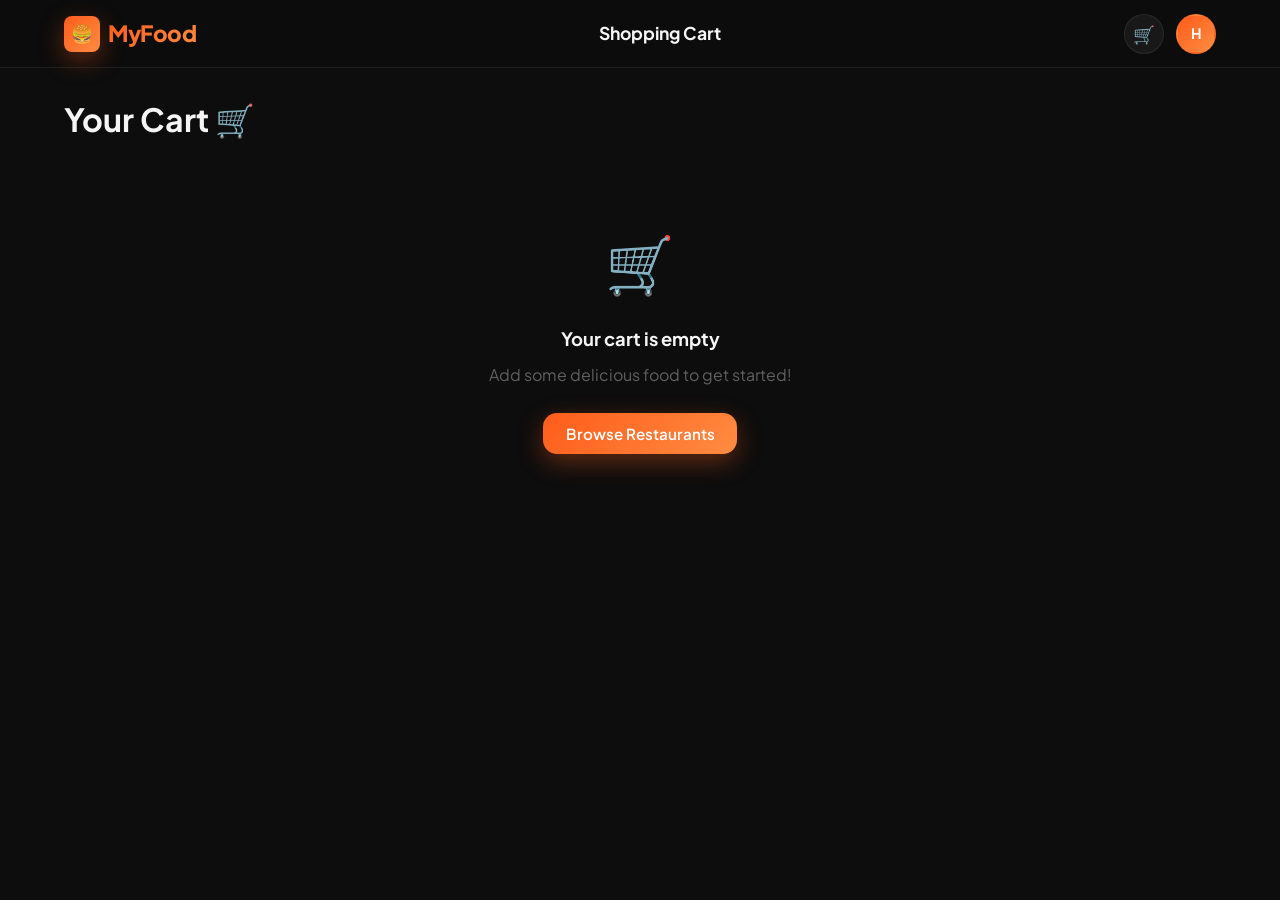
<file: cart.html>
<!DOCTYPE html>
<html lang="en">

<head>
    <meta charset="UTF-8" />
    <meta name="viewport" content="width=device-width, initial-scale=1.0" />
    <title>MyFood – Your Cart</title>
    <meta name="description" content="Review your cart items and proceed to checkout." />
    <link rel="stylesheet" href="index.css" />
    <style>
        .page-title {
            padding: var(--sp-8) 0 var(--sp-4);
        }

        .cart-layout {
            display: grid;
            grid-template-columns: 1fr 360px;
            gap: var(--sp-8);
            align-items: start;
            padding-bottom: var(--sp-16);
        }

        /* Cart Items */
        .cart-items-panel {
            background: var(--bg-card);
            border: 1px solid var(--border);
            border-radius: var(--r-lg);
            overflow: hidden;
        }

        .cip-header {
            padding: var(--sp-5) var(--sp-6);
            border-bottom: 1px solid var(--border);
            display: flex;
            align-items: center;
            justify-content: space-between;
        }

        .cart-item {
            display: flex;
            gap: var(--sp-4);
            padding: var(--sp-5) var(--sp-6);
            border-bottom: 1px solid var(--border);
            transition: background var(--t-fast);
            animation: slideUp 0.3s ease both;
        }

        .cart-item:hover {
            background: var(--bg-glass);
        }

        .cart-item:last-child {
            border-bottom: none;
        }

        .cart-item-img {
            width: 80px;
            height: 80px;
            border-radius: var(--r-md);
            object-fit: cover;
            flex-shrink: 0;
        }

        .cart-item-info {
            flex: 1;
        }

        .cart-item-name {
            font-weight: 700;
            font-size: 0.95rem;
            margin-bottom: 4px;
        }

        .cart-item-restaurant {
            font-size: 0.75rem;
            color: var(--text-muted);
            margin-bottom: var(--sp-3);
        }

        .cart-item-bottom {
            display: flex;
            align-items: center;
            justify-content: space-between;
        }

        .cart-item-price {
            font-weight: 800;
            font-size: 1rem;
            color: var(--text-primary);
        }

        .cart-item-remove {
            background: none;
            font-size: 1rem;
            cursor: pointer;
            color: var(--text-muted);
            transition: color var(--t-fast);
        }

        .cart-item-remove:hover {
            color: var(--error);
        }

        /* Promo Code */
        .promo-panel {
            background: var(--bg-card);
            border: 1px solid var(--border);
            border-radius: var(--r-lg);
            padding: var(--sp-5) var(--sp-6);
            margin-top: var(--sp-4);
        }

        .promo-input-row {
            display: flex;
            gap: var(--sp-3);
            margin-top: var(--sp-3);
        }

        .promo-input-row input {
            flex: 1;
        }

        .promo-applied {
            display: flex;
            align-items: center;
            gap: var(--sp-3);
            background: rgba(44, 182, 125, 0.1);
            border: 1px solid rgba(44, 182, 125, 0.3);
            border-radius: var(--r-md);
            padding: var(--sp-3) var(--sp-4);
            margin-top: var(--sp-3);
            font-size: 0.88rem;
            font-weight: 600;
            color: var(--success);
        }

        /* Savings Banner */
        .savings-banner {
            background: linear-gradient(135deg, rgba(44, 182, 125, 0.12), rgba(44, 182, 125, 0.05));
            border: 1px solid rgba(44, 182, 125, 0.25);
            border-radius: var(--r-md);
            padding: var(--sp-3) var(--sp-4);
            font-size: 0.85rem;
            font-weight: 600;
            color: var(--success);
            display: flex;
            align-items: center;
            gap: var(--sp-2);
            margin-bottom: var(--sp-4);
        }

        /* Order Summary */
        .summary-panel {
            background: var(--bg-card);
            border: 1px solid var(--border);
            border-radius: var(--r-lg);
            padding: var(--sp-5) var(--sp-6);
            position: sticky;
            top: calc(var(--header-h) + 16px);
        }

        .summary-panel h4 {
            margin-bottom: var(--sp-5);
        }

        .summary-row {
            display: flex;
            justify-content: space-between;
            align-items: center;
            padding: var(--sp-3) 0;
            font-size: 0.9rem;
        }

        .summary-row.total {
            font-size: 1.05rem;
            font-weight: 800;
            border-top: 1px solid var(--border);
            margin-top: var(--sp-3);
            padding-top: var(--sp-4);
        }

        .summary-row .discount {
            color: var(--success);
        }

        .summary-row .label {
            color: var(--text-secondary);
        }

        .delivery-info {
            background: var(--bg-glass);
            border: 1px solid var(--border);
            border-radius: var(--r-md);
            padding: var(--sp-3) var(--sp-4);
            font-size: 0.8rem;
            color: var(--text-muted);
            margin: var(--sp-4) 0;
        }

        @media (max-width: 900px) {
            .cart-layout {
                grid-template-columns: 1fr;
            }

            .summary-panel {
                position: static;
            }
        }
    </style>
</head>

<body>

    <header class="header">
        <div class="container">
            <div class="logo" onclick="navigate('index.html')" style="cursor:pointer">
                <div class="logo-icon">🍔</div>
                <span>MyFood</span>
            </div>
            <span style="font-weight:700;font-size:1.1rem;">Shopping Cart</span>
            <div class="header-actions">
                <button class="icon-btn" data-nav="cart">🛒<span class="cart-badge" id="cartBadge"
                        style="display:none">0</span></button>
                <div class="avatar-btn" data-nav="profile">H</div>
            </div>
        </div>
    </header>

    <main class="container">
        <div class="page-title">
            <h2>Your Cart 🛒</h2>
        </div>

        <!-- Main layout -->
        <div class="cart-layout" id="cartLayout">
            <!-- Left -->
            <div>
                <div class="cart-items-panel" id="cartItemsPanel">
                    <div class="cip-header">
                        <h4 id="cartRestaurantName">Items</h4>
                        <button class="btn btn-sm"
                            style="color:var(--error);font-size:0.75rem;background:rgba(255,92,92,0.08);border:1px solid rgba(255,92,92,0.2)"
                            onclick="clearCartConfirm()">Clear All</button>
                    </div>
                    <div id="cartItemsList"></div>
                </div>

                <!-- Promo Code -->
                <div class="promo-panel">
                    <h4>🏷️ Promo Code</h4>
                    <div class="promo-input-row">
                        <input class="form-input" id="promoInput" placeholder="Enter promo code" />
                        <button class="btn btn-outline btn-sm" onclick="applyPromo()">Apply</button>
                    </div>
                    <div id="promoMsg"></div>
                </div>
            </div>

            <!-- Right – Summary -->
            <div class="summary-panel" id="summaryPanel">
                <h4>Order Summary</h4>
                <div id="savingsBanner" style="display:none" class="savings-banner">🎉 You're saving <span
                        id="savingsAmt"></span> on this order!</div>
                <div class="summary-row"><span class="label">Subtotal</span><span id="subtotalVal">₹0</span></div>
                <div class="summary-row"><span class="label">Delivery Fee</span><span id="deliveryVal">₹0</span></div>
                <div class="summary-row"><span class="label">GST & Taxes (5%)</span><span id="taxVal">₹0</span></div>
                <div class="summary-row" id="discountRow" style="display:none"><span class="label">Discount</span><span
                        class="discount" id="discountVal">-₹0</span></div>
                <div class="summary-row total"><span>Total</span><span id="totalVal">₹0</span></div>

                <div class="delivery-info">🕒 Estimated delivery <strong>28–38 minutes</strong></div>

                <button class="btn btn-primary btn-full btn-lg" onclick="navigate('checkout.html')">Proceed to Checkout
                    →</button>
                <button class="btn btn-ghost btn-full btn-sm" style="margin-top:var(--sp-3)"
                    onclick="navigate('index.html')">← Continue Shopping</button>
            </div>
        </div>

        <!-- Empty State -->
        <div id="emptyState" class="empty-state" style="display:none">
            <div class="empty-icon">🛒</div>
            <h3>Your cart is empty</h3>
            <p>Add some delicious food to get started!</p>
            <button class="btn btn-primary" onclick="navigate('index.html')">Browse Restaurants</button>
        </div>
    </main>

    <!-- Bottom Nav -->
    <nav class="bottom-nav">
        <a href="index.html"><span>🏠</span>Home</a>
        <a href="cart.html" class="active"><span>🛒</span>Cart</a>
        <a href="tracking.html"><span>📦</span>Orders</a>
        <a href="profile.html"><span>👤</span>Profile</a>
    </nav>

    <script src="app.js"></script>
    <script>
        let promoDiscount = 0;
        const PROMOS = { MYFOOD50: 50, FIRST100: 100, SAVE20: 20 };

        function renderCart() {
            const cart = Cart.get();
            const empty = document.getElementById('emptyState');
            const layout = document.getElementById('cartLayout');

            if (!cart.length) {
                empty.style.display = 'block';
                layout.style.display = 'none';
                return;
            }
            empty.style.display = 'none';
            layout.style.display = 'grid';

            // Restaurant name
            if (cart.length) document.getElementById('cartRestaurantName').textContent = cart[0].restaurantName || 'Items';

            // Items list
            document.getElementById('cartItemsList').innerHTML = cart.map(item => `
      <div class="cart-item">
        <img src="${item.img}" alt="${item.name}" class="cart-item-img" onerror="this.src='images/f1.jpg'" />
        <div class="cart-item-info">
          <div class="cart-item-name">${item.name}</div>
          <div class="cart-item-restaurant">from ${item.restaurantName}</div>
          <div class="cart-item-bottom">
            <div class="qty-ctrl">
              <button class="qty-btn" onclick="updateQty(${item.id}, -1)">−</button>
              <span class="qty-count">${item.qty}</span>
              <button class="qty-btn" onclick="updateQty(${item.id}, 1)">+</button>
            </div>
            <div class="cart-item-price">${formatPrice(item.price * item.qty)}</div>
            <button class="cart-item-remove" onclick="removeItem(${item.id})" title="Remove">🗑️</button>
          </div>
        </div>
      </div>
    `).join('');

            // Summary
            const subtotal = Cart.getTotal();
            const restaurant = getRestaurant(cart[0].restaurantId);
            const deliveryFee = restaurant ? restaurant.deliveryFee : 30;
            const tax = Math.round(subtotal * 0.05);
            const total = subtotal + deliveryFee + tax - promoDiscount;

            document.getElementById('subtotalVal').textContent = formatPrice(subtotal);
            document.getElementById('deliveryVal').textContent = deliveryFee === 0 ? 'FREE 🎉' : formatPrice(deliveryFee);
            document.getElementById('taxVal').textContent = formatPrice(tax);
            document.getElementById('totalVal').textContent = formatPrice(Math.max(0, total));

            if (promoDiscount > 0) {
                document.getElementById('discountRow').style.display = 'flex';
                document.getElementById('discountVal').textContent = '-' + formatPrice(promoDiscount);
                document.getElementById('savingsBanner').style.display = 'flex';
                document.getElementById('savingsAmt').textContent = formatPrice(promoDiscount);
            }

            // Store summary in localStorage for checkout page
            localStorage.setItem('myfood_order_summary', JSON.stringify({ subtotal, deliveryFee, tax, promoDiscount, total: Math.max(0, total) }));
        }

        function updateQty(id, delta) {
            const cart = Cart.get();
            const item = cart.find(c => c.id === id);
            if (!item) return;
            Cart.updateQty(id, item.qty + delta);
            renderCart();
        }

        function removeItem(id) {
            Cart.remove(id);
            Toast.show('Item removed from cart', 'error');
            renderCart();
        }

        function clearCartConfirm() {
            if (confirm('Clear all items from cart?')) { Cart.clear(); renderCart(); }
        }

        function applyPromo() {
            const code = document.getElementById('promoInput').value.trim().toUpperCase();
            const msg = document.getElementById('promoMsg');
            if (PROMOS[code]) {
                promoDiscount = PROMOS[code];
                msg.innerHTML = `<div class="promo-applied">✅ Code applied! You save ${formatPrice(promoDiscount)}</div>`;
                Toast.show(`Promo code applied! Saving ${formatPrice(promoDiscount)} 🎉`, 'success');
                renderCart();
            } else {
                msg.innerHTML = `<div style="color:var(--error);font-size:0.82rem;margin-top:8px">❌ Invalid or expired promo code</div>`;
            }
        }

        renderCart();
    </script>
</body>

</html>
</file>
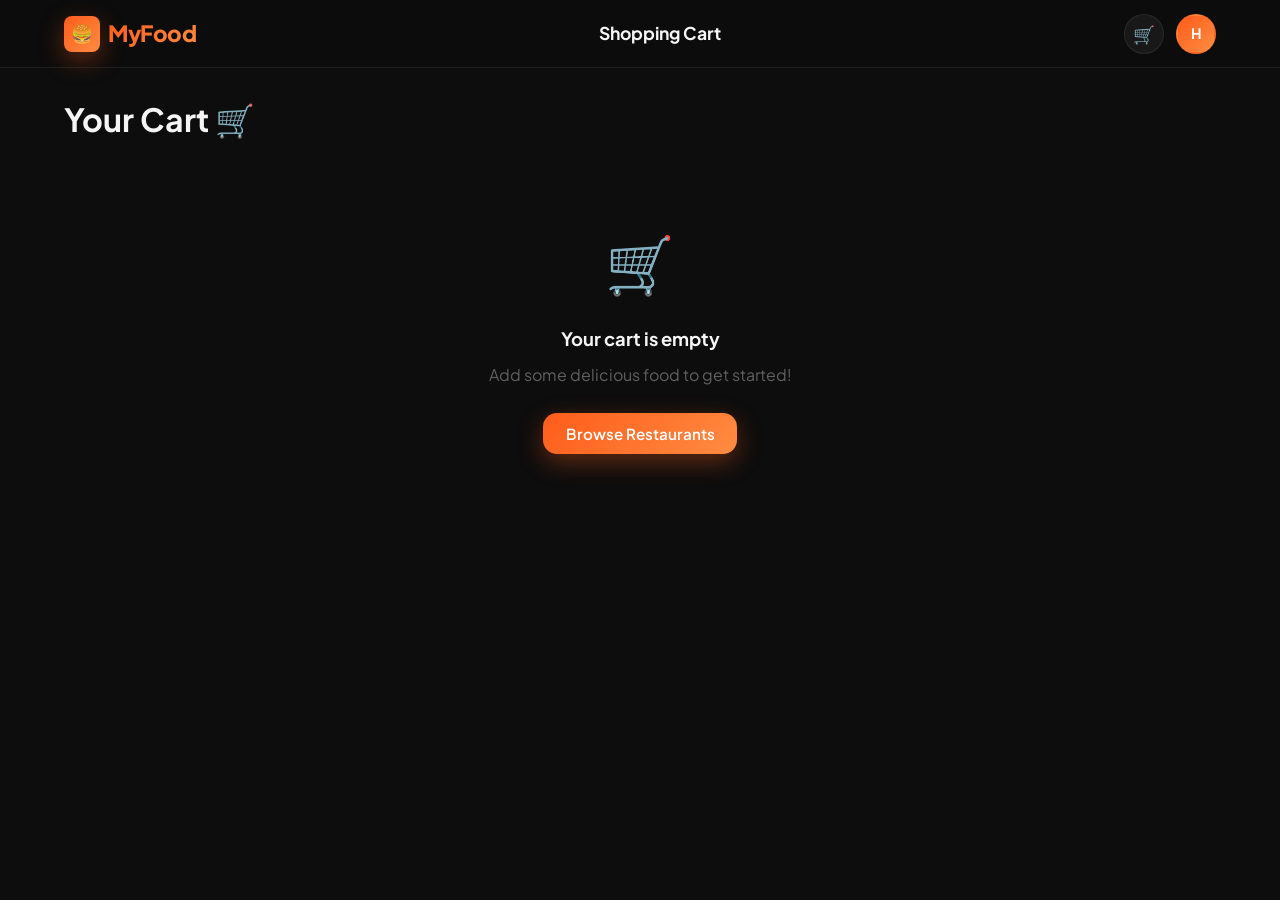
<file: checkout.html>
<!DOCTYPE html>
<html lang="en">

<head>
    <meta charset="UTF-8" />
    <meta name="viewport" content="width=device-width, initial-scale=1.0" />
    <title>MyFood – Checkout</title>
    <meta name="description" content="Enter your delivery details and place your food order." />
    <link rel="stylesheet" href="index.css" />
    <style>
        main {
            padding: var(--sp-8) 0 var(--sp-16);
        }

        .checkout-layout {
            display: grid;
            grid-template-columns: 1fr 360px;
            gap: var(--sp-8);
            align-items: start;
        }

        .form-card {
            background: var(--bg-card);
            border: 1px solid var(--border);
            border-radius: var(--r-lg);
            padding: var(--sp-6);
            margin-bottom: var(--sp-5);
        }

        .form-card h3 {
            margin-bottom: var(--sp-5);
            display: flex;
            align-items: center;
            gap: var(--sp-3);
        }

        .form-row {
            display: grid;
            grid-template-columns: 1fr 1fr;
            gap: var(--sp-4);
        }

        /* Time Slots */
        .time-slots {
            display: flex;
            flex-wrap: wrap;
            gap: var(--sp-3);
            margin-top: var(--sp-3);
        }

        .time-slot {
            padding: 0.55rem 1rem;
            border-radius: var(--r-md);
            background: var(--bg-card-2);
            border: 1.5px solid var(--border);
            font-size: 0.85rem;
            font-weight: 600;
            cursor: pointer;
            transition: all var(--t-fast);
            color: var(--text-secondary);
        }

        .time-slot:hover {
            border-color: var(--brand-primary);
            color: var(--brand-primary);
        }

        .time-slot.active {
            border-color: var(--brand-primary);
            background: rgba(255, 92, 26, 0.12);
            color: var(--brand-primary);
        }

        /* Payment Options */
        .payment-options {
            display: flex;
            flex-direction: column;
            gap: var(--sp-3);
            margin-top: var(--sp-3);
        }

        .payment-option {
            display: flex;
            align-items: center;
            gap: var(--sp-4);
            padding: var(--sp-4);
            border-radius: var(--r-md);
            background: var(--bg-card-2);
            border: 1.5px solid var(--border);
            cursor: pointer;
            transition: all var(--t-fast);
        }

        .payment-option:hover {
            border-color: var(--brand-primary);
        }

        .payment-option.active {
            border-color: var(--brand-primary);
            background: rgba(255, 92, 26, 0.08);
        }

        .payment-option input[type="radio"] {
            display: none;
        }

        .radio-circle {
            width: 20px;
            height: 20px;
            border-radius: var(--r-full);
            border: 2px solid var(--border);
            flex-shrink: 0;
            display: flex;
            align-items: center;
            justify-content: center;
            transition: border-color var(--t-fast);
        }

        .payment-option.active .radio-circle {
            border-color: var(--brand-primary);
        }

        .radio-circle::after {
            content: '';
            width: 10px;
            height: 10px;
            border-radius: var(--r-full);
            background: var(--brand-primary);
            transform: scale(0);
            transition: transform var(--t-fast);
        }

        .payment-option.active .radio-circle::after {
            transform: scale(1);
        }

        .payment-icon {
            font-size: 1.4rem;
        }

        .payment-label {
            font-weight: 600;
            font-size: 0.9rem;
        }

        .payment-desc {
            font-size: 0.75rem;
            color: var(--text-muted);
        }

        /* Order Summary Panel */
        .summary-panel {
            background: var(--bg-card);
            border: 1px solid var(--border);
            border-radius: var(--r-lg);
            padding: var(--sp-5) var(--sp-6);
            position: sticky;
            top: calc(var(--header-h) + 16px);
        }

        .summary-row {
            display: flex;
            justify-content: space-between;
            padding: var(--sp-3) 0;
            font-size: 0.9rem;
            border-bottom: 1px solid var(--border);
        }

        .summary-row:last-of-type {
            border-bottom: none;
        }

        .summary-row .label {
            color: var(--text-secondary);
        }

        .summary-total {
            display: flex;
            justify-content: space-between;
            font-size: 1.1rem;
            font-weight: 800;
            margin-top: var(--sp-4);
            padding-top: var(--sp-4);
            border-top: 2px solid var(--border);
        }

        .summary-items {
            max-height: 220px;
            overflow-y: auto;
            margin-bottom: var(--sp-4);
        }

        .summary-item {
            display: flex;
            justify-content: space-between;
            align-items: center;
            padding: var(--sp-2) 0;
            font-size: 0.85rem;
        }

        .summary-item .si-name {
            color: var(--text-secondary);
        }

        .summary-item .si-price {
            font-weight: 600;
        }

        @media (max-width: 900px) {
            .checkout-layout {
                grid-template-columns: 1fr;
            }

            .summary-panel {
                position: static;
            }

            .form-row {
                grid-template-columns: 1fr;
            }
        }
    </style>
</head>

<body>

    <header class="header">
        <div class="container">
            <div class="logo" onclick="navigate('index.html')" style="cursor:pointer">
                <div class="logo-icon">🍔</div>
                <span>MyFood</span>
            </div>

            <!-- Progress Steps -->
            <div style="display:flex;align-items:center;gap:8px;font-size:0.82rem">
                <span style="color:var(--text-muted)" onclick="navigate('cart.html')" class="btn btn-sm btn-ghost">←
                    Cart</span>
                <span
                    style="background:var(--brand-gradient);-webkit-background-clip:text;-webkit-text-fill-color:transparent;font-weight:700">Checkout</span>
                <span style="color:var(--text-muted)">› Tracking</span>
            </div>

            <div class="header-actions">
                <button class="icon-btn" data-nav="cart">🛒<span class="cart-badge" id="cartBadge"
                        style="display:none">0</span></button>
                <div class="avatar-btn" data-nav="profile">H</div>
            </div>
        </div>
    </header>

    <main class="container">
        <div style="padding: var(--sp-6) 0 var(--sp-4)">
            <h2>Checkout 📋</h2>
        </div>

        <div class="checkout-layout">
            <!-- Left Forms -->
            <div>
                <!-- Delivery Address -->
                <div class="form-card">
                    <h3>📍 Delivery Address</h3>
                    <div class="form-row">
                        <div class="form-group">
                            <label class="form-label">Full Name</label>
                            <input class="form-input" id="fullName" placeholder="John Doe" type="text" />
                        </div>
                        <div class="form-group">
                            <label class="form-label">Phone Number</label>
                            <input class="form-input" id="phone" placeholder="+91 98765 43210" type="tel" />
                        </div>
                    </div>
                    <div class="form-group">
                        <label class="form-label">Street Address</label>
                        <input class="form-input" id="address" placeholder="House No, Street, Area" type="text" />
                    </div>
                    <div class="form-row">
                        <div class="form-group">
                            <label class="form-label">City</label>
                            <input class="form-input" id="city" value="Bengaluru" type="text" />
                        </div>
                        <div class="form-group">
                            <label class="form-label">PIN Code</label>
                            <input class="form-input" id="pincode" placeholder="560001" type="text" maxlength="6" />
                        </div>
                    </div>
                    <div class="form-group" style="margin:0">
                        <label class="form-label">Delivery Instructions (optional)</label>
                        <input class="form-input" id="instructions" placeholder="Leave at door, Ring bell, etc."
                            type="text" />
                    </div>
                </div>

                <!-- Delivery Time -->
                <div class="form-card">
                    <h3>🕒 Delivery Time</h3>
                    <div class="time-slots">
                        <div class="time-slot active" onclick="selectSlot(this)">ASAP (~28 min)</div>
                        <div class="time-slot" onclick="selectSlot(this)">12:00 – 12:30 PM</div>
                        <div class="time-slot" onclick="selectSlot(this)">12:30 – 1:00 PM</div>
                        <div class="time-slot" onclick="selectSlot(this)">1:00 – 1:30 PM</div>
                        <div class="time-slot" onclick="selectSlot(this)">7:00 – 7:30 PM</div>
                        <div class="time-slot" onclick="selectSlot(this)">7:30 – 8:00 PM</div>
                    </div>
                </div>

                <!-- Payment -->
                <div class="form-card">
                    <h3>💳 Payment Method</h3>
                    <div class="payment-options">
                        <label class="payment-option active" onclick="selectPayment(this)">
                            <input type="radio" name="payment" value="card" />
                            <div class="radio-circle"></div>
                            <span class="payment-icon">💳</span>
                            <div>
                                <div class="payment-label">Credit / Debit Card</div>
                                <div class="payment-desc">Visa, Mastercard, RuPay</div>
                            </div>
                        </label>
                        <label class="payment-option" onclick="selectPayment(this)">
                            <input type="radio" name="payment" value="upi" />
                            <div class="radio-circle"></div>
                            <span class="payment-icon">📲</span>
                            <div>
                                <div class="payment-label">UPI Payment</div>
                                <div class="payment-desc">GPay, PhonePe, Paytm</div>
                            </div>
                        </label>
                        <label class="payment-option" onclick="selectPayment(this)">
                            <input type="radio" name="payment" value="cod" />
                            <div class="radio-circle"></div>
                            <span class="payment-icon">💵</span>
                            <div>
                                <div class="payment-label">Cash on Delivery</div>
                                <div class="payment-desc">Pay when your order arrives</div>
                            </div>
                        </label>
                        <label class="payment-option" onclick="selectPayment(this)">
                            <input type="radio" name="payment" value="wallet" />
                            <div class="radio-circle"></div>
                            <span class="payment-icon">👛</span>
                            <div>
                                <div class="payment-label">MyFood Wallet</div>
                                <div class="payment-desc">Balance: <strong>₹0</strong></div>
                            </div>
                        </label>
                    </div>
                </div>
            </div>

            <!-- Right Summary -->
            <div class="summary-panel">
                <h4 style="margin-bottom:var(--sp-4)">Order Summary</h4>
                <div class="summary-items" id="summaryItems"></div>
                <div class="summary-row"><span class="label">Subtotal</span><span id="coSubtotal">—</span></div>
                <div class="summary-row"><span class="label">Delivery Fee</span><span id="coDelivery">—</span></div>
                <div class="summary-row"><span class="label">Taxes (5%)</span><span id="coTax">—</span></div>
                <div class="summary-row" id="coDiscountRow" style="display:none"><span class="label"
                        style="color:var(--success)">Discount</span><span style="color:var(--success)"
                        id="coDiscount">—</span></div>
                <div class="summary-total"><span>Total</span><span id="coTotal">—</span></div>

                <div style="margin-top:var(--sp-5)">
                    <button class="btn btn-primary btn-full btn-lg" onclick="placeOrder()">
                        🛵 Place Order
                    </button>
                    <p style="font-size:0.72rem;color:var(--text-muted);text-align:center;margin-top:var(--sp-3)">
                        By placing your order, you agree to our terms of service and privacy policy.
                    </p>
                </div>
            </div>
        </div>
    </main>

    <!-- Bottom Nav -->
    <nav class="bottom-nav">
        <a href="index.html"><span>🏠</span>Home</a>
        <a href="cart.html"><span>🛒</span>Cart</a>
        <a href="tracking.html"><span>📦</span>Orders</a>
        <a href="profile.html"><span>👤</span>Profile</a>
    </nav>

    <script src="app.js"></script>
    <script>
        function selectSlot(el) {
            document.querySelectorAll('.time-slot').forEach(s => s.classList.remove('active'));
            el.classList.add('active');
        }
        function selectPayment(el) {
            document.querySelectorAll('.payment-option').forEach(p => p.classList.remove('active'));
            el.classList.add('active');
        }

        function loadSummary() {
            const cart = Cart.get();
            const user = User.get();

            // Pre-fill user data
            if (user) {
                document.getElementById('fullName').value = user.name || '';
                document.getElementById('phone').value = user.phone || '';
                document.getElementById('address').value = user.address || '';
            }

            if (!cart.length) { navigate('cart.html'); return; }

            document.getElementById('summaryItems').innerHTML = cart.map(c =>
                `<div class="summary-item"><span class="si-name">${c.qty}× ${c.name}</span><span class="si-price">${formatPrice(c.price * c.qty)}</span></div>`
            ).join('');

            try {
                const s = JSON.parse(localStorage.getItem('myfood_order_summary') || '{}');
                document.getElementById('coSubtotal').textContent = formatPrice(s.subtotal || Cart.getTotal());
                document.getElementById('coDelivery').textContent = s.deliveryFee === 0 ? 'FREE 🎉' : formatPrice(s.deliveryFee || 30);
                document.getElementById('coTax').textContent = formatPrice(s.tax || 0);
                document.getElementById('coTotal').textContent = formatPrice(s.total || Cart.getTotal());
                if (s.promoDiscount > 0) {
                    document.getElementById('coDiscountRow').style.display = 'flex';
                    document.getElementById('coDiscount').textContent = '-' + formatPrice(s.promoDiscount);
                }
            } catch (e) {
                document.getElementById('coTotal').textContent = formatPrice(Cart.getTotal());
            }
        }

        function placeOrder() {
            // Validate
            const name = document.getElementById('fullName').value.trim();
            const phone = document.getElementById('phone').value.trim();
            const address = document.getElementById('address').value.trim();
            const pincode = document.getElementById('pincode').value.trim();

            if (!name || !phone || !address || !pincode) {
                Toast.show('Please fill in all required fields ⚠️', 'error');
                return;
            }
            if (!/^\d{6}$/.test(pincode)) {
                Toast.show('Please enter a valid 6-digit PIN code', 'error');
                return;
            }

            const cart = Cart.get();
            const summary = JSON.parse(localStorage.getItem('myfood_order_summary') || '{}');
            const payment = document.querySelector('.payment-option.active input')?.value || 'card';
            const slot = document.querySelector('.time-slot.active')?.textContent || 'ASAP';

            const order = {
                items: cart,
                deliveryAddress: { name, phone, address, city: document.getElementById('city').value, pincode },
                paymentMethod: payment,
                deliverySlot: slot,
                total: summary.total || Cart.getTotal(),
                status: 'placed',
                restaurantName: cart[0]?.restaurantName || 'Restaurant'
            };

            const orderId = Orders.add(order);
            Cart.clear();
            localStorage.setItem('myfood_current_order', orderId);
            Toast.show('Order placed successfully! 🎉', 'success');
            setTimeout(() => navigate('tracking.html'), 1000);
        }

        loadSummary();
    </script>
</body>

</html>
</file>
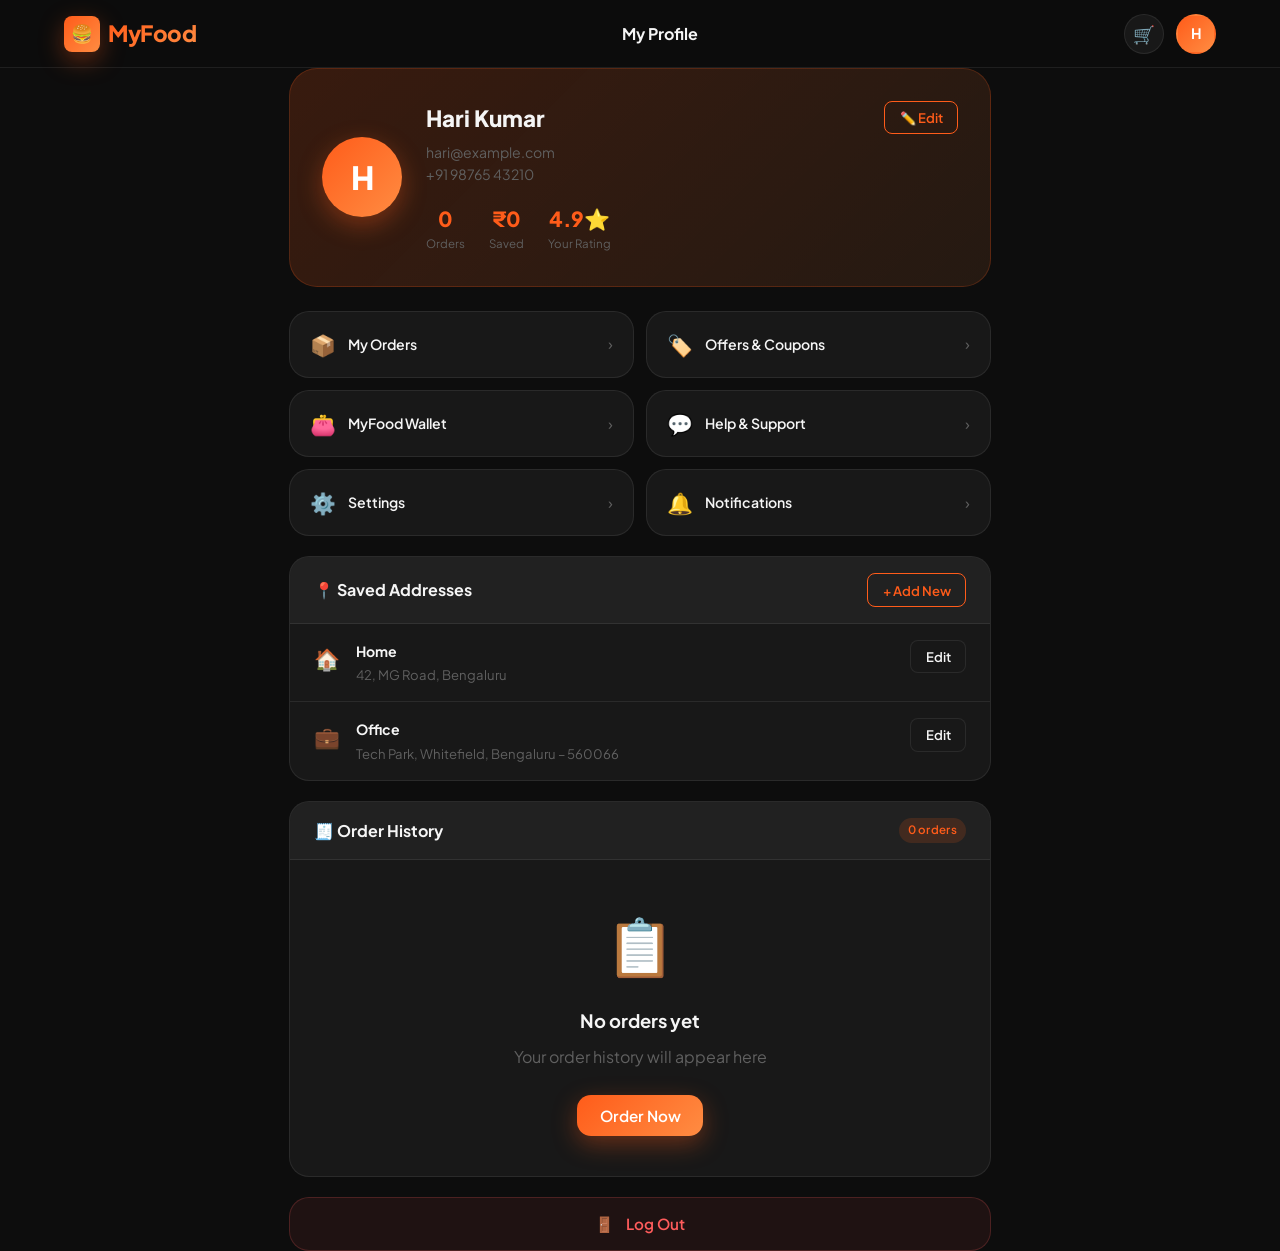
<file: profile.html>
<!DOCTYPE html>
<html lang="en">

<head>
    <meta charset="UTF-8" />
    <meta name="viewport" content="width=device-width, initial-scale=1.0" />
    <title>MyFood – My Profile</title>
    <meta name="description" content="View your profile, order history, and saved addresses." />
    <link rel="stylesheet" href="index.css" />
    <style>
        main {
            padding: var(--sp-8) 0 var(--sp-16);
        }

        /* Profile Hero */
        .profile-hero {
            background: linear-gradient(135deg, rgba(255, 92, 26, 0.18), rgba(255, 140, 66, 0.1));
            border: 1px solid rgba(255, 92, 26, 0.2);
            border-radius: var(--r-xl);
            padding: var(--sp-8);
            display: flex;
            align-items: center;
            gap: var(--sp-6);
            margin-bottom: var(--sp-6);
        }

        .profile-avatar {
            width: 80px;
            height: 80px;
            border-radius: var(--r-full);
            background: var(--brand-gradient);
            display: flex;
            align-items: center;
            justify-content: center;
            font-size: 2rem;
            font-weight: 800;
            color: #fff;
            flex-shrink: 0;
            box-shadow: var(--shadow-brand);
        }

        .profile-name {
            font-size: 1.4rem;
            font-weight: 800;
        }

        .profile-email {
            color: var(--text-muted);
            font-size: 0.88rem;
            margin-top: 4px;
        }

        .profile-phone {
            color: var(--text-muted);
            font-size: 0.88rem;
        }

        .profile-stats {
            display: flex;
            gap: var(--sp-6);
            margin-top: var(--sp-4);
            flex-wrap: wrap;
        }

        .profile-stat {
            text-align: center;
        }

        .profile-stat .val {
            font-weight: 800;
            font-size: 1.3rem;
            color: var(--brand-primary);
        }

        .profile-stat .lbl {
            font-size: 0.72rem;
            color: var(--text-muted);
        }

        .edit-btn {
            margin-left: auto;
            align-self: flex-start;
        }

        /* Cards */
        .profile-card {
            background: var(--bg-card);
            border: 1px solid var(--border);
            border-radius: var(--r-lg);
            overflow: hidden;
            margin-bottom: var(--sp-5);
        }

        .profile-card-header {
            padding: var(--sp-4) var(--sp-6);
            border-bottom: 1px solid var(--border);
            display: flex;
            align-items: center;
            justify-content: space-between;
            background: var(--bg-glass);
        }

        .profile-card-header h3 {
            font-size: 1rem;
        }

        /* Order History Items */
        .order-item {
            padding: var(--sp-5) var(--sp-6);
            border-bottom: 1px solid var(--border);
            display: flex;
            align-items: flex-start;
            gap: var(--sp-4);
            transition: background var(--t-fast);
        }

        .order-item:hover {
            background: var(--bg-glass);
        }

        .order-item:last-child {
            border-bottom: none;
        }

        .order-icon {
            width: 48px;
            height: 48px;
            border-radius: var(--r-md);
            display: flex;
            align-items: center;
            justify-content: center;
            font-size: 1.4rem;
            flex-shrink: 0;
        }

        .order-icon.placed {
            background: rgba(75, 156, 245, 0.15);
        }

        .order-icon.delivered {
            background: rgba(44, 182, 125, 0.15);
        }

        .order-icon.cancelled {
            background: rgba(255, 92, 92, 0.15);
        }

        .order-info {
            flex: 1;
        }

        .order-restaurant {
            font-weight: 700;
            font-size: 0.95rem;
        }

        .order-items-list {
            font-size: 0.8rem;
            color: var(--text-muted);
            margin: 3px 0;
            white-space: nowrap;
            overflow: hidden;
            text-overflow: ellipsis;
            max-width: 280px;
        }

        .order-date {
            font-size: 0.75rem;
            color: var(--text-muted);
        }

        .order-right {
            display: flex;
            flex-direction: column;
            align-items: flex-end;
            gap: var(--sp-2);
        }

        .order-total {
            font-weight: 800;
            font-size: 1rem;
        }

        .reorder-btn {
            font-size: 0.75rem;
        }

        /* Address Items */
        .address-item {
            padding: var(--sp-4) var(--sp-6);
            border-bottom: 1px solid var(--border);
            display: flex;
            align-items: flex-start;
            gap: var(--sp-4);
        }

        .address-item:last-child {
            border-bottom: none;
        }

        .address-icon {
            font-size: 1.3rem;
            flex-shrink: 0;
            margin-top: 2px;
        }

        .address-label {
            font-weight: 700;
            font-size: 0.88rem;
        }

        .address-text {
            font-size: 0.82rem;
            color: var(--text-muted);
            margin-top: 2px;
        }

        .address-actions {
            margin-left: auto;
            display: flex;
            gap: var(--sp-2);
        }

        /* Quick Links */
        .quick-links {
            display: grid;
            grid-template-columns: repeat(2, 1fr);
            gap: var(--sp-3);
            margin-bottom: var(--sp-5);
        }

        .quick-link {
            background: var(--bg-card);
            border: 1px solid var(--border);
            border-radius: var(--r-lg);
            padding: var(--sp-4) var(--sp-5);
            display: flex;
            align-items: center;
            gap: var(--sp-3);
            cursor: pointer;
            transition: all var(--t-fast);
        }

        .quick-link:hover {
            border-color: var(--brand-primary);
            background: rgba(255, 92, 26, 0.05);
            transform: translateY(-2px);
        }

        .quick-link .ql-icon {
            font-size: 1.3rem;
        }

        .quick-link .ql-label {
            font-weight: 600;
            font-size: 0.88rem;
        }

        .quick-link .ql-arrow {
            margin-left: auto;
            color: var(--text-muted);
        }

        /* Logout */
        .logout-btn {
            width: 100%;
            background: rgba(255, 92, 92, 0.08);
            border: 1.5px solid rgba(255, 92, 92, 0.2);
            border-radius: var(--r-lg);
            padding: var(--sp-4) var(--sp-6);
            color: var(--error);
            font-size: 0.95rem;
            font-weight: 600;
            cursor: pointer;
            display: flex;
            align-items: center;
            justify-content: center;
            gap: var(--sp-3);
            transition: background var(--t-fast);
        }

        .logout-btn:hover {
            background: rgba(255, 92, 92, 0.15);
        }

        @media (max-width: 600px) {
            .profile-hero {
                flex-direction: column;
                align-items: flex-start;
            }

            .edit-btn {
                margin-left: 0;
            }

            .quick-links {
                grid-template-columns: 1fr;
            }
        }
    </style>
</head>

<body>

    <header class="header">
        <div class="container">
            <div class="logo" onclick="navigate('index.html')" style="cursor:pointer">
                <div class="logo-icon">🍔</div>
                <span>MyFood</span>
            </div>
            <span style="font-weight:700">My Profile</span>
            <div class="header-actions">
                <button class="icon-btn" data-nav="cart">🛒<span class="cart-badge" id="cartBadge"
                        style="display:none">0</span></button>
                <div class="avatar-btn" data-nav="profile">H</div>
            </div>
        </div>
    </header>

    <main class="container" style="max-width: 750px;">

        <!-- Profile Hero -->
        <div class="profile-hero anim-up">
            <div class="profile-avatar" id="profileAvatar">H</div>
            <div style="flex:1">
                <div class="profile-name" id="profileName">Hari Kumar</div>
                <div class="profile-email" id="profileEmail">hari@example.com</div>
                <div class="profile-phone" id="profilePhone">+91 98765 43210</div>
                <div class="profile-stats">
                    <div class="profile-stat">
                        <div class="val" id="statOrders">0</div>
                        <div class="lbl">Orders</div>
                    </div>
                    <div class="profile-stat">
                        <div class="val" id="statSaved">₹0</div>
                        <div class="lbl">Saved</div>
                    </div>
                    <div class="profile-stat">
                        <div class="val">4.9⭐</div>
                        <div class="lbl">Your Rating</div>
                    </div>
                </div>
            </div>
            <button class="btn btn-outline btn-sm edit-btn" onclick="editProfile()">✏️ Edit</button>
        </div>

        <!-- Quick Links -->
        <div class="quick-links">
            <div class="quick-link" onclick="navigate('tracking.html')">
                <span class="ql-icon">📦</span><span class="ql-label">My Orders</span><span class="ql-arrow">›</span>
            </div>
            <div class="quick-link" onclick="Toast.show('Offers page coming soon! 🎁')">
                <span class="ql-icon">🏷️</span><span class="ql-label">Offers & Coupons</span><span
                    class="ql-arrow">›</span>
            </div>
            <div class="quick-link" onclick="Toast.show('Wallet coming soon! 👛')">
                <span class="ql-icon">👛</span><span class="ql-label">MyFood Wallet</span><span
                    class="ql-arrow">›</span>
            </div>
            <div class="quick-link" onclick="Toast.show('Support chat loading... 💬')">
                <span class="ql-icon">💬</span><span class="ql-label">Help & Support</span><span
                    class="ql-arrow">›</span>
            </div>
            <div class="quick-link" onclick="Toast.show('Settings coming soon! ⚙️')">
                <span class="ql-icon">⚙️</span><span class="ql-label">Settings</span><span class="ql-arrow">›</span>
            </div>
            <div class="quick-link" onclick="Toast.show('Notification preferences! 🔔')">
                <span class="ql-icon">🔔</span><span class="ql-label">Notifications</span><span
                    class="ql-arrow">›</span>
            </div>
        </div>

        <!-- Saved Addresses -->
        <div class="profile-card">
            <div class="profile-card-header">
                <h3>📍 Saved Addresses</h3>
                <button class="btn btn-sm btn-outline" onclick="Toast.show('Address added! 📍')">+ Add New</button>
            </div>
            <div class="address-item">
                <span class="address-icon">🏠</span>
                <div>
                    <div class="address-label">Home</div>
                    <div class="address-text" id="savedAddr1">42, MG Road, Bengaluru – 560001</div>
                </div>
                <div class="address-actions">
                    <button class="btn btn-sm btn-ghost" onclick="Toast.show('Edit address...')">Edit</button>
                </div>
            </div>
            <div class="address-item">
                <span class="address-icon">💼</span>
                <div>
                    <div class="address-label">Office</div>
                    <div class="address-text">Tech Park, Whitefield, Bengaluru – 560066</div>
                </div>
                <div class="address-actions">
                    <button class="btn btn-sm btn-ghost" onclick="Toast.show('Edit address...')">Edit</button>
                </div>
            </div>
        </div>

        <!-- Order History -->
        <div class="profile-card">
            <div class="profile-card-header">
                <h3>🧾 Order History</h3>
                <span id="orderCountBadge" class="badge badge-brand">0 orders</span>
            </div>
            <div id="orderHistory">
                <div class="empty-state" style="padding:var(--sp-10)">
                    <div class="empty-icon">📋</div>
                    <h3>No orders yet</h3>
                    <p>Your order history will appear here</p>
                    <button class="btn btn-primary" onclick="navigate('index.html')">Order Now</button>
                </div>
            </div>
        </div>

        <!-- Logout -->
        <button class="logout-btn" onclick="logout()">
            <span>🚪</span> Log Out
        </button>

    </main>

    <!-- Bottom Nav -->
    <nav class="bottom-nav">
        <a href="index.html"><span>🏠</span>Home</a>
        <a href="cart.html"><span>🛒</span>Cart</a>
        <a href="tracking.html"><span>📦</span>Orders</a>
        <a href="profile.html" class="active"><span>👤</span>Profile</a>
    </nav>

    <script src="app.js"></script>
    <script>
        const PAYMENT_LABELS = { card: '💳 Card', upi: '📲 UPI', cod: '💵 Cash', wallet: '👛 Wallet' };

        function loadProfile() {
            const user = User.get();
            if (user) {
                document.getElementById('profileAvatar').textContent = user.avatar || user.name[0];
                document.getElementById('profileName').textContent = user.name;
                document.getElementById('profileEmail').textContent = user.email;
                document.getElementById('profilePhone').textContent = user.phone;
                if (user.address) document.getElementById('savedAddr1').textContent = user.address;
            }
        }

        function loadOrders() {
            const orders = Orders.get();
            const badge = document.getElementById('orderCountBadge');
            badge.textContent = `${orders.length} order${orders.length !== 1 ? 's' : ''}`;
            document.getElementById('statOrders').textContent = orders.length;

            // Total saved (just fun number)
            const saved = orders.reduce((s, o) => s + (o.total > 400 ? 50 : 0), 0);
            document.getElementById('statSaved').textContent = `₹${saved}`;

            if (!orders.length) return;

            const container = document.getElementById('orderHistory');
            container.innerHTML = orders.map(order => {
                const itemSummary = (order.items || []).map(i => `${i.qty}×${i.name}`).join(', ');
                const statusClass = order.status === 'delivered' ? 'delivered' : order.status === 'cancelled' ? 'cancelled' : 'placed';
                const statusIcon = { delivered: '✅', cancelled: '❌', placed: '🟠' }[statusClass] || '🟠';
                const dateStr = order.date ? new Date(order.date).toLocaleDateString('en-IN', { day: 'numeric', month: 'short', year: 'numeric', hour: '2-digit', minute: '2-digit' }) : 'Recently';

                return `
        <div class="order-item">
          <div class="order-icon ${statusClass}">${statusIcon}</div>
          <div class="order-info">
            <div class="order-restaurant">${order.restaurantName || 'Restaurant'}</div>
            <div class="order-items-list">${itemSummary || 'Items'}</div>
            <div class="order-date">${dateStr} · ${PAYMENT_LABELS[order.paymentMethod] || 'Paid'}</div>
          </div>
          <div class="order-right">
            <div class="order-total">${order.total ? formatPrice(order.total) : '—'}</div>
            <button class="btn btn-sm btn-outline reorder-btn" onclick="reorder('${order.id}')">Reorder</button>
            <button class="btn btn-sm btn-ghost reorder-btn" onclick="viewOrder('${order.id}')">Track</button>
          </div>
        </div>
      `;
            }).join('');
        }

        function editProfile() {
            const user = User.get();
            const name = prompt('Enter your name:', user?.name || '');
            if (name && name.trim()) {
                const updated = { ...user, name: name.trim(), avatar: name.trim()[0].toUpperCase() };
                User.save(updated);
                loadProfile();
                Toast.show('Profile updated! ✅', 'success');
            }
        }

        function reorder(orderId) {
            const orders = Orders.get();
            const order = orders.find(o => o.id === orderId);
            if (!order || !order.items) return;
            // Add all items to cart
            order.items.forEach(item => Cart.add(item, order.items[0]?.restaurantId || 1, order.restaurantName));
            navigate('cart.html');
        }

        function viewOrder(orderId) {
            localStorage.setItem('myfood_current_order', orderId);
            navigate('tracking.html');
        }

        function logout() {
            if (confirm('Log out of MyFood?')) {
                Cart.clear();
                Toast.show('Logged out. See you! 👋');
                setTimeout(() => navigate('index.html'), 1000);
            }
        }

        loadProfile();
        loadOrders();
    </script>
</body>

</html>
</file>
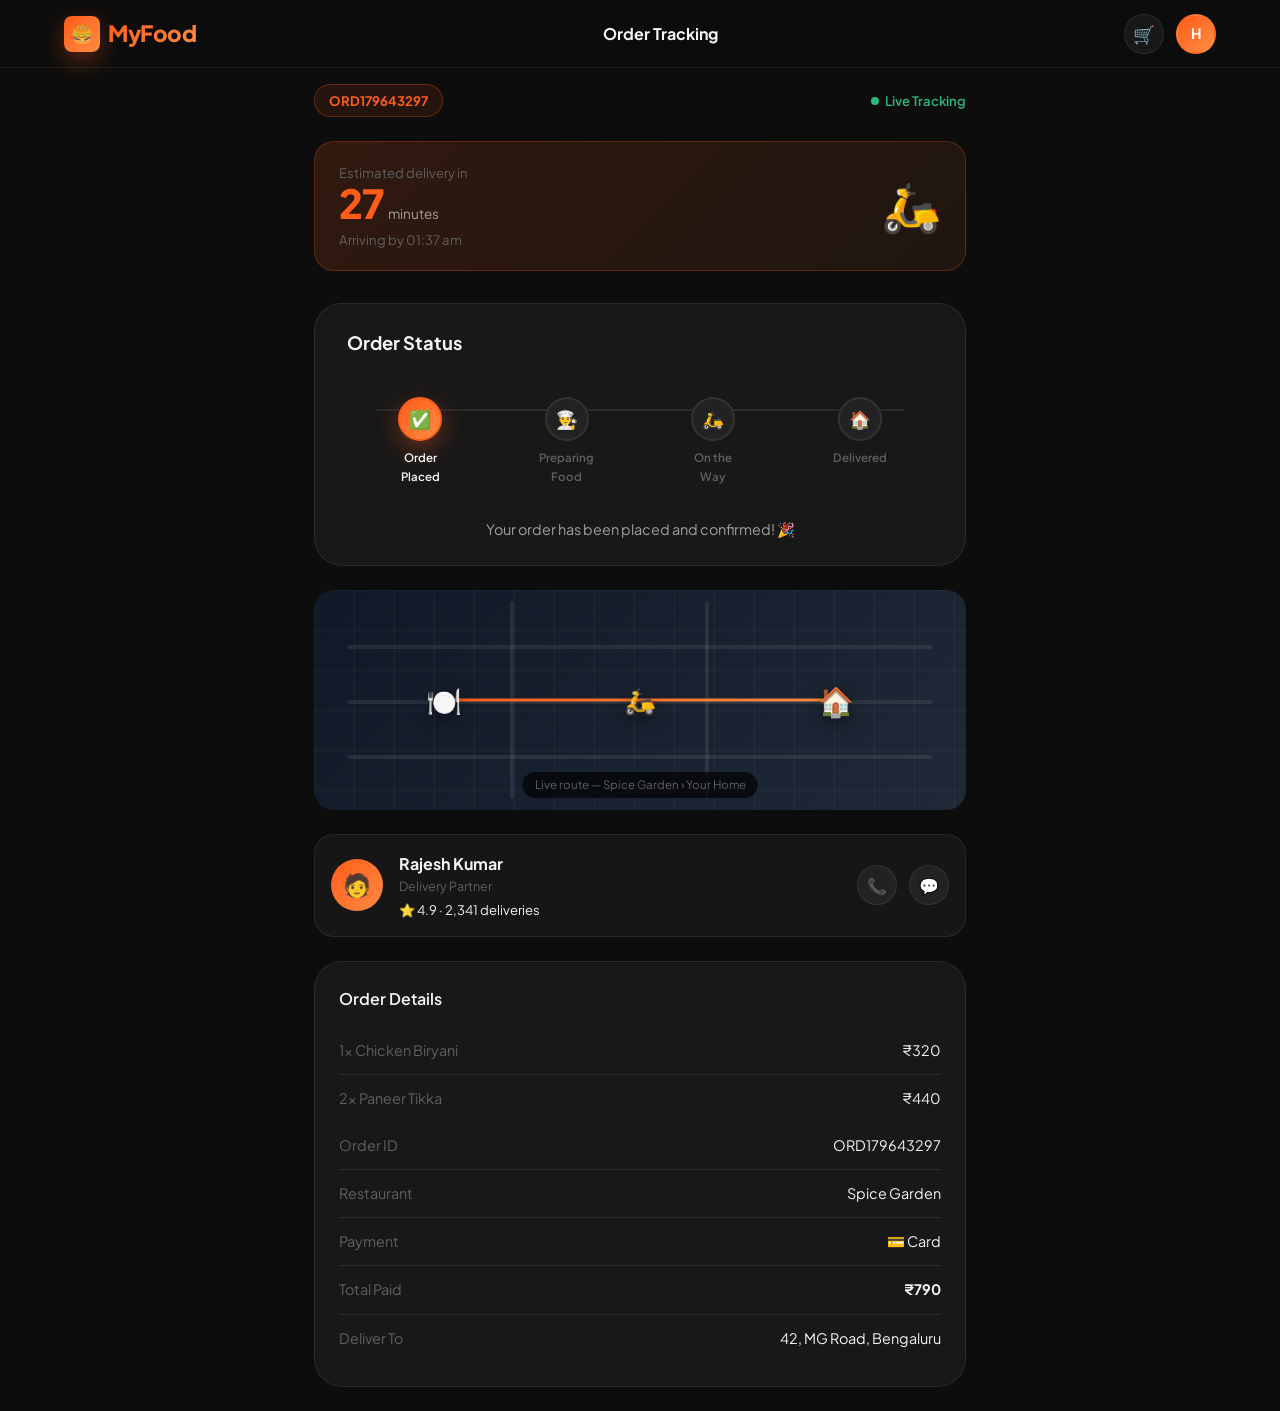
<file: tracking.html>
<!DOCTYPE html>
<html lang="en">

<head>
    <meta charset="UTF-8" />
    <meta name="viewport" content="width=device-width, initial-scale=1.0" />
    <title>MyFood – Track Your Order</title>
    <meta name="description" content="Track your order in real-time and see estimated delivery time." />
    <link rel="stylesheet" href="index.css" />
    <style>
        main {
            padding: var(--sp-8) 0 var(--sp-16);
        }

        .tracking-card {
            background: var(--bg-card);
            border: 1px solid var(--border);
            border-radius: var(--r-xl);
            padding: var(--sp-8);
            margin-bottom: var(--sp-6);
        }

        .order-id-row {
            display: flex;
            align-items: center;
            justify-content: space-between;
            margin-bottom: var(--sp-6);
        }

        .order-id-badge {
            background: rgba(255, 92, 26, 0.1);
            border: 1px solid rgba(255, 92, 26, 0.3);
            border-radius: var(--r-full);
            padding: 5px 14px;
            font-size: 0.82rem;
            font-weight: 700;
            color: var(--brand-primary);
        }

        .live-badge {
            display: flex;
            align-items: center;
            gap: 6px;
            font-size: 0.82rem;
            font-weight: 600;
            color: var(--success);
        }

        .live-dot {
            width: 8px;
            height: 8px;
            border-radius: 50%;
            background: var(--success);
            animation: pulse 1.2s infinite;
        }

        /* ETA */
        .eta-banner {
            background: linear-gradient(135deg, rgba(255, 92, 26, 0.15) 0%, rgba(255, 140, 66, 0.08) 100%);
            border: 1px solid rgba(255, 92, 26, 0.25);
            border-radius: var(--r-lg);
            padding: var(--sp-5) var(--sp-6);
            display: flex;
            align-items: center;
            justify-content: space-between;
            margin-bottom: var(--sp-8);
        }

        .eta-label {
            font-size: 0.82rem;
            color: var(--text-muted);
        }

        .eta-time {
            font-size: 2.5rem;
            font-weight: 800;
            color: var(--brand-primary);
            letter-spacing: -1px;
            line-height: 1;
        }

        .eta-unit {
            font-size: 0.85rem;
            color: var(--text-secondary);
        }

        .eta-icon {
            font-size: 3rem;
        }

        /* Delivery Person */
        .delivery-person {
            display: flex;
            align-items: center;
            gap: var(--sp-4);
            padding: var(--sp-4);
            background: var(--bg-glass);
            border: 1px solid var(--border);
            border-radius: var(--r-lg);
            margin-bottom: var(--sp-6);
        }

        .dp-avatar {
            width: 52px;
            height: 52px;
            border-radius: var(--r-full);
            background: var(--brand-gradient);
            display: flex;
            align-items: center;
            justify-content: center;
            font-size: 1.4rem;
        }

        .dp-name {
            font-weight: 700;
        }

        .dp-role {
            font-size: 0.78rem;
            color: var(--text-muted);
        }

        .dp-rating {
            display: flex;
            align-items: center;
            gap: 4px;
            font-size: 0.82rem;
            margin-top: 2px;
        }

        .dp-actions {
            margin-left: auto;
            display: flex;
            gap: var(--sp-3);
        }

        .dp-action-btn {
            width: 40px;
            height: 40px;
            border-radius: var(--r-full);
            background: var(--bg-card-2);
            border: 1px solid var(--border);
            display: flex;
            align-items: center;
            justify-content: center;
            font-size: 1rem;
            cursor: pointer;
            transition: background var(--t-fast);
        }

        .dp-action-btn:hover {
            background: rgba(255, 92, 26, 0.15);
            border-color: var(--brand-primary);
        }

        /* Map Placeholder */
        .map-area {
            height: 220px;
            background: linear-gradient(135deg, #111827, #1f2937);
            border-radius: var(--r-lg);
            position: relative;
            overflow: hidden;
            margin-bottom: var(--sp-6);
            display: flex;
            align-items: center;
            justify-content: center;
        }

        .map-grid {
            position: absolute;
            inset: 0;
            background-image:
                linear-gradient(rgba(255, 255, 255, 0.04) 1px, transparent 1px),
                linear-gradient(90deg, rgba(255, 255, 255, 0.04) 1px, transparent 1px);
            background-size: 40px 40px;
        }

        .map-roads {
            position: absolute;
            inset: 0;
        }

        .map-road-h {
            position: absolute;
            height: 4px;
            background: rgba(255, 255, 255, 0.08);
            border-radius: 2px;
            left: 5%;
            right: 5%;
        }

        .map-road-v {
            position: absolute;
            width: 4px;
            background: rgba(255, 255, 255, 0.08);
            border-radius: 2px;
            top: 5%;
            bottom: 5%;
        }

        .map-pin-restaurant {
            position: absolute;
            left: 20%;
            top: 50%;
            transform: translate(-50%, -50%);
            font-size: 1.8rem;
            filter: drop-shadow(0 4px 8px rgba(0, 0, 0, 0.5));
        }

        .map-pin-home {
            position: absolute;
            right: 20%;
            top: 50%;
            transform: translate(50%, -50%);
            font-size: 1.8rem;
            filter: drop-shadow(0 4px 8px rgba(0, 0, 0, 0.5));
        }

        .map-rider {
            position: absolute;
            font-size: 1.6rem;
            filter: drop-shadow(0 4px 8px rgba(0, 0, 0, 0.5));
            animation: riderMove 6s ease-in-out infinite;
            transform: translateY(-50%);
            top: 50%;
        }

        @keyframes riderMove {
            0% {
                left: 25%;
            }

            50% {
                left: 55%;
            }

            100% {
                left: 25%;
            }
        }

        .map-route {
            position: absolute;
            top: 50%;
            left: 20%;
            right: 20%;
            height: 3px;
            background: linear-gradient(90deg, var(--brand-primary), var(--brand-secondary));
            transform: translateY(-50%);
            border-radius: 2px;
        }

        .map-label {
            position: absolute;
            bottom: 12px;
            left: 50%;
            transform: translateX(-50%);
            background: rgba(0, 0, 0, 0.7);
            border-radius: var(--r-full);
            padding: 4px 12px;
            font-size: 0.72rem;
            color: var(--text-muted);
            white-space: nowrap;
        }

        /* Stepper */
        .stepper-card {
            background: var(--bg-card);
            border: 1px solid var(--border);
            border-radius: var(--r-xl);
            padding: var(--sp-6) var(--sp-8);
            margin-bottom: var(--sp-6);
        }

        .stepper-card h3 {
            margin-bottom: var(--sp-6);
        }

        /* Order Details */
        .order-details-card {
            background: var(--bg-card);
            border: 1px solid var(--border);
            border-radius: var(--r-xl);
            padding: var(--sp-6);
            margin-bottom: var(--sp-6);
        }

        .order-detail-row {
            display: flex;
            justify-content: space-between;
            padding: var(--sp-3) 0;
            border-bottom: 1px solid var(--border);
            font-size: 0.9rem;
        }

        .order-detail-row:last-child {
            border-bottom: none;
        }

        .order-detail-row .label {
            color: var(--text-muted);
        }

        .rate-section {
            text-align: center;
            padding-top: var(--sp-4);
        }

        .stars {
            display: flex;
            justify-content: center;
            gap: var(--sp-3);
            font-size: 2rem;
            cursor: pointer;
            margin: var(--sp-4) 0;
        }

        .star {
            transition: transform var(--t-fast);
        }

        .star:hover {
            transform: scale(1.3);
        }
    </style>
</head>

<body>

    <header class="header">
        <div class="container">
            <div class="logo" onclick="navigate('index.html')" style="cursor:pointer">
                <div class="logo-icon">🍔</div>
                <span>MyFood</span>
            </div>
            <span style="font-weight:700">Order Tracking</span>
            <div class="header-actions">
                <button class="icon-btn" data-nav="cart">🛒<span class="cart-badge" id="cartBadge"
                        style="display:none">0</span></button>
                <div class="avatar-btn" data-nav="profile">H</div>
            </div>
        </div>
    </header>

    <main class="container" style="max-width: 700px;">

        <!-- Order ID + Live -->
        <div class="order-id-row" style="padding-top:var(--sp-4)">
            <span class="order-id-badge" id="orderIdBadge">ORD#—</span>
            <span class="live-badge"><span class="live-dot"></span>Live Tracking</span>
        </div>

        <!-- ETA -->
        <div class="eta-banner">
            <div>
                <div class="eta-label">Estimated delivery in</div>
                <div style="display:flex;align-items:baseline;gap:4px">
                    <div class="eta-time" id="etaMin">28</div>
                    <div class="eta-unit">minutes</div>
                </div>
                <div class="eta-label" style="margin-top:4px" id="etaArrival"></div>
            </div>
            <div class="eta-icon">🛵</div>
        </div>

        <!-- Stepper -->
        <div class="stepper-card">
            <h3>Order Status</h3>
            <div class="stepper" id="statusStepper">
                <div class="stepper-progress" id="stepperProgress" style="width:0%"></div>
                <div class="step done" id="step0">
                    <div class="step-icon">✅</div>
                    <div class="step-label">Order<br>Placed</div>
                </div>
                <div class="step" id="step1">
                    <div class="step-icon">👨‍🍳</div>
                    <div class="step-label">Preparing<br>Food</div>
                </div>
                <div class="step" id="step2">
                    <div class="step-icon">🛵</div>
                    <div class="step-label">On the<br>Way</div>
                </div>
                <div class="step" id="step3">
                    <div class="step-icon">🏠</div>
                    <div class="step-label">Delivered</div>
                </div>
            </div>
            <div style="text-align:center;margin-top:var(--sp-4);font-size:0.9rem;color:var(--text-secondary)"
                id="statusMsg">
                Your order has been placed and confirmed!
            </div>
        </div>

        <!-- Map -->
        <div class="map-area">
            <div class="map-grid"></div>
            <div class="map-roads">
                <div class="map-road-h" style="top:50%"></div>
                <div class="map-road-h" style="top:25%"></div>
                <div class="map-road-h" style="top:75%"></div>
                <div class="map-road-v" style="left:30%"></div>
                <div class="map-road-v" style="left:60%"></div>
            </div>
            <div class="map-route"></div>
            <div class="map-pin-restaurant">🍽️</div>
            <div class="map-rider" id="mapRider">🛵</div>
            <div class="map-pin-home">🏠</div>
            <div class="map-label">Live route — Spice Garden › Your Home</div>
        </div>

        <!-- Delivery Person -->
        <div class="delivery-person">
            <div class="dp-avatar">🧑</div>
            <div>
                <div class="dp-name">Rajesh Kumar</div>
                <div class="dp-role">Delivery Partner</div>
                <div class="dp-rating">⭐ 4.9 · 2,341 deliveries</div>
            </div>
            <div class="dp-actions">
                <button class="dp-action-btn" title="Call" onclick="Toast.show('Calling Rajesh... 📞')">📞</button>
                <button class="dp-action-btn" title="Message" onclick="Toast.show('Opening chat... 💬')">💬</button>
            </div>
        </div>

        <!-- Order Details -->
        <div class="order-details-card">
            <h4 style="margin-bottom:var(--sp-4)">Order Details</h4>
            <div id="orderItemsList"></div>
            <div class="order-detail-row"><span class="label">Order ID</span><span id="detailOrderId">—</span></div>
            <div class="order-detail-row"><span class="label">Restaurant</span><span id="detailRestaurant">—</span>
            </div>
            <div class="order-detail-row"><span class="label">Payment</span><span id="detailPayment">—</span></div>
            <div class="order-detail-row"><span class="label">Total Paid</span><span id="detailTotal"
                    style="font-weight:700">—</span></div>
            <div class="order-detail-row"><span class="label">Deliver To</span><span id="detailAddress"
                    style="max-width:60%;text-align:right">—</span></div>
        </div>

        <!-- Rate Order -->
        <div class="tracking-card" id="rateSection" style="display:none">
            <div class="rate-section">
                <h3>🎉 Order Delivered!</h3>
                <p>How was your experience?</p>
                <div class="stars" id="stars">
                    <span class="star" onclick="rateStar(1)">⭐</span>
                    <span class="star" onclick="rateStar(2)">⭐</span>
                    <span class="star" onclick="rateStar(3)">⭐</span>
                    <span class="star" onclick="rateStar(4)">⭐</span>
                    <span class="star" onclick="rateStar(5)">⭐</span>
                </div>
                <button class="btn btn-primary" onclick="navigate('index.html')">Order Again 🍔</button>
            </div>
        </div>
    </main>

    <!-- Bottom Nav -->
    <nav class="bottom-nav">
        <a href="index.html"><span>🏠</span>Home</a>
        <a href="cart.html"><span>🛒</span>Cart</a>
        <a href="tracking.html" class="active"><span>📦</span>Orders</a>
        <a href="profile.html"><span>👤</span>Profile</a>
    </nav>

    <script src="app.js"></script>
    <script>
        // Step management
        const STEPS = [
            { id: 'step0', msg: 'Your order has been placed and confirmed! 🎉', progress: '0%' },
            { id: 'step1', msg: '👨‍🍳 The restaurant is preparing your food...', progress: '33%' },
            { id: 'step2', msg: '🛵 Rajesh is on the way with your order!', progress: '66%' },
            { id: 'step3', msg: '🏠 Delivered! Enjoy your meal!', progress: '100%' }
        ];

        let currentStep = 0;
        let etaSeconds = 28 * 60;
        let stepTimer, etaTimer;

        function updateStep(step) {
            currentStep = step;
            STEPS.forEach((s, i) => {
                const el = document.getElementById(s.id);
                el.className = 'step';
                if (i < step) el.classList.add('done');
                else if (i === step) el.classList.add('active');
            });
            document.getElementById('stepperProgress').style.width = STEPS[step].progress;
            document.getElementById('statusMsg').textContent = STEPS[step].msg;
            if (step === 3) {
                document.getElementById('rateSection').style.display = 'block';
            }
        }

        function startEtaCountdown() {
            function tick() {
                etaSeconds--;
                if (etaSeconds <= 0) { clearInterval(etaTimer); return; }
                const min = Math.floor(etaSeconds / 60);
                const sec = etaSeconds % 60;
                document.getElementById('etaMin').textContent = min;

                // Update arrival time
                const arr = new Date(Date.now() + etaSeconds * 1000);
                document.getElementById('etaArrival').textContent =
                    `Arriving by ${arr.toLocaleTimeString('en-IN', { hour: '2-digit', minute: '2-digit' })}`;
            }
            tick();
            etaTimer = setInterval(tick, 1000);
        }

        function startStepProgression() {
            // Step 1 after 8s, Step 2 after 20s, Step 3 after 40s (demo)
            const timings = [8000, 20000, 40000];
            timings.forEach((t, i) => setTimeout(() => updateStep(i + 1), t));
        }

        function loadOrder() {
            const orderId = localStorage.getItem('myfood_current_order');
            const orders = Orders.get();
            let order = orderId ? orders.find(o => o.id === orderId) : orders[0];

            if (!order && orders.length === 0) {
                // Demo order if none exists
                order = {
                    id: 'ORD' + Date.now(),
                    restaurantName: 'Spice Garden',
                    items: [{ name: 'Chicken Biryani', qty: 1, price: 320 }, { name: 'Paneer Tikka', qty: 2, price: 220 }],
                    deliveryAddress: { name: 'Hari Kumar', address: '42, MG Road', city: 'Bengaluru' },
                    paymentMethod: 'card',
                    total: 790
                };
            }

            if (!order) return;

            document.getElementById('orderIdBadge').textContent = order.id?.substring(0, 12) || 'ORD#—';
            document.getElementById('detailOrderId').textContent = order.id?.substring(0, 12) || '—';
            document.getElementById('detailRestaurant').textContent = order.restaurantName || '—';
            document.getElementById('detailPayment').textContent =
                ({ card: '💳 Card', upi: '📲 UPI', cod: '💵 Cash', wallet: '👛 Wallet' })[order.paymentMethod] || '—';
            document.getElementById('detailTotal').textContent = order.total ? formatPrice(order.total) : '—';
            if (order.deliveryAddress) {
                const a = order.deliveryAddress;
                document.getElementById('detailAddress').textContent = `${a.address || ''}, ${a.city || ''}`;
            }

            if (order.items) {
                document.getElementById('orderItemsList').innerHTML = order.items.map(i =>
                    `<div class="order-detail-row"><span class="label">${i.qty}× ${i.name}</span><span>${formatPrice(i.price * i.qty)}</span></div>`
                ).join('');
            }
        }

        function rateStar(n) {
            const stars = document.getElementById('stars').children;
            Array.from(stars).forEach((s, i) => { s.style.filter = i < n ? 'none' : 'grayscale(1) opacity(0.4)'; });
            Toast.show(`Thanks for rating us ${n} star${n > 1 ? 's' : ''}! ⭐`, 'success');
        }

        // Init
        loadOrder();
        updateStep(0);
        startEtaCountdown();
        startStepProgression();
    </script>
</body>

</html>
</file>
<file: index.css>
/* ============================================================
   MyFood – Global Design System
   ============================================================ */

@import url('https://fonts.googleapis.com/css2?family=Plus+Jakarta+Sans:wght@300;400;500;600;700;800&family=Inter:wght@300;400;500;600;700&display=swap');

/* ── Custom Properties ───────────────────────────────────── */
:root {
  /* Brand */
  --brand-primary:    #FF5C1A;
  --brand-secondary:  #FF8C42;
  --brand-accent:     #FFCF56;
  --brand-gradient:   linear-gradient(135deg, #FF5C1A 0%, #FF8C42 100%);

  /* Backgrounds */
  --bg-base:          #0D0D0D;
  --bg-card:          #181818;
  --bg-card-2:        #222222;
  --bg-glass:         rgba(255,255,255,0.04);
  --bg-overlay:       rgba(0,0,0,0.6);

  /* Text */
  --text-primary:     #F5F5F5;
  --text-secondary:   #A0A0A0;
  --text-muted:       #606060;
  --text-on-brand:    #FFFFFF;

  /* Borders */
  --border:           rgba(255,255,255,0.08);
  --border-focus:     rgba(255,92,26,0.5);

  /* Status */
  --success:          #2CB67D;
  --warning:          #FFCF56;
  --error:            #FF5C5C;
  --info:             #4B9CF5;

  /* Spacing */
  --sp-1: 4px;  --sp-2: 8px;   --sp-3: 12px;  --sp-4: 16px;
  --sp-5: 20px; --sp-6: 24px;  --sp-8: 32px;  --sp-10: 40px;
  --sp-12: 48px; --sp-16: 64px;

  /* Radius */
  --r-sm:   8px;
  --r-md:   14px;
  --r-lg:   20px;
  --r-xl:   28px;
  --r-full: 9999px;

  /* Shadows */
  --shadow-sm:   0 2px 8px rgba(0,0,0,0.4);
  --shadow-md:   0 8px 24px rgba(0,0,0,0.5);
  --shadow-lg:   0 16px 48px rgba(0,0,0,0.6);
  --shadow-brand: 0 8px 24px rgba(255,92,26,0.35);

  /* Transitions */
  --t-fast:   0.15s ease;
  --t-normal: 0.25s ease;
  --t-slow:   0.4s ease;

  /* Header Height */
  --header-h: 68px;
}

/* ── Reset ───────────────────────────────────────────────── */
*, *::before, *::after { box-sizing: border-box; margin: 0; padding: 0; }
html { scroll-behavior: smooth; }
body {
  font-family: 'Plus Jakarta Sans', 'Inter', sans-serif;
  background: var(--bg-base);
  color: var(--text-primary);
  min-height: 100vh;
  line-height: 1.6;
  overflow-x: hidden;
}
img { display: block; max-width: 100%; object-fit: cover; }
a  { text-decoration: none; color: inherit; }
button { font-family: inherit; cursor: pointer; border: none; outline: none; }
input, textarea, select { font-family: inherit; outline: none; border: none; background: none; color: inherit; }
ul { list-style: none; }

/* ── Scrollbar ───────────────────────────────────────────── */
::-webkit-scrollbar { width: 5px; height: 5px; }
::-webkit-scrollbar-track { background: var(--bg-base); }
::-webkit-scrollbar-thumb { background: #333; border-radius: var(--r-full); }
::-webkit-scrollbar-thumb:hover { background: var(--brand-primary); }

/* ── Typography ──────────────────────────────────────────── */
h1 { font-size: clamp(2rem, 5vw, 3.2rem); font-weight: 800; line-height: 1.15; letter-spacing: -0.5px; }
h2 { font-size: clamp(1.4rem, 3vw, 2rem); font-weight: 700; line-height: 1.2; }
h3 { font-size: 1.15rem; font-weight: 700; }
h4 { font-size: 1rem;    font-weight: 600; }
p  { color: var(--text-secondary); line-height: 1.7; }
small { font-size: 0.78rem; }

/* ── Layout ──────────────────────────────────────────────── */
.container {
  max-width: 1200px;
  margin: 0 auto;
  padding: 0 var(--sp-6);
}

.section { padding: var(--sp-12) 0; }

.grid-2 { display: grid; grid-template-columns: repeat(2, 1fr); gap: var(--sp-6); }
.grid-3 { display: grid; grid-template-columns: repeat(3, 1fr); gap: var(--sp-6); }
.grid-4 { display: grid; grid-template-columns: repeat(4, 1fr); gap: var(--sp-5); }

.flex      { display: flex; }
.flex-col  { flex-direction: column; }
.items-center { align-items: center; }
.justify-between { justify-content: space-between; }
.gap-2 { gap: var(--sp-2); }
.gap-3 { gap: var(--sp-3); }
.gap-4 { gap: var(--sp-4); }

/* ── Header ──────────────────────────────────────────────── */
.header {
  position: sticky;
  top: 0;
  z-index: 100;
  height: var(--header-h);
  background: rgba(13,13,13,0.85);
  backdrop-filter: blur(20px);
  -webkit-backdrop-filter: blur(20px);
  border-bottom: 1px solid var(--border);
  display: flex;
  align-items: center;
}

.header .container {
  display: flex;
  align-items: center;
  justify-content: space-between;
  width: 100%;
}

.logo {
  display: flex;
  align-items: center;
  gap: var(--sp-2);
  font-weight: 800;
  font-size: 1.4rem;
  letter-spacing: -0.5px;
}

.logo-icon {
  width: 36px; height: 36px;
  border-radius: var(--r-sm);
  background: var(--brand-gradient);
  display: flex; align-items: center; justify-content: center;
  box-shadow: var(--shadow-brand);
  font-size: 1.1rem;
}

.logo span { background: var(--brand-gradient); -webkit-background-clip: text; -webkit-text-fill-color: transparent; }

.header-location {
  display: flex;
  align-items: center;
  gap: var(--sp-2);
  font-size: 0.85rem;
  color: var(--text-secondary);
  cursor: pointer;
  padding: var(--sp-2) var(--sp-3);
  border-radius: var(--r-full);
  border: 1px solid var(--border);
  transition: border-color var(--t-fast), background var(--t-fast);
}
.header-location:hover { border-color: var(--border-focus); background: var(--bg-glass); }
.header-location .city { color: var(--text-primary); font-weight: 600; }

.header-actions { display: flex; align-items: center; gap: var(--sp-3); }

.icon-btn {
  position: relative;
  width: 40px; height: 40px;
  border-radius: var(--r-full);
  background: var(--bg-card);
  border: 1px solid var(--border);
  display: flex; align-items: center; justify-content: center;
  transition: background var(--t-fast), border-color var(--t-fast);
  color: var(--text-primary);
  font-size: 1.1rem;
}
.icon-btn:hover { background: var(--bg-card-2); border-color: var(--border-focus); }

.cart-badge {
  position: absolute;
  top: -4px; right: -4px;
  width: 18px; height: 18px;
  background: var(--brand-primary);
  border-radius: var(--r-full);
  font-size: 0.65rem;
  font-weight: 700;
  display: flex; align-items: center; justify-content: center;
  border: 2px solid var(--bg-base);
  color: #fff;
}

.avatar-btn {
  width: 40px; height: 40px;
  border-radius: var(--r-full);
  background: var(--brand-gradient);
  display: flex; align-items: center; justify-content: center;
  font-weight: 700;
  font-size: 0.9rem;
  color: #fff;
  cursor: pointer;
  border: 2px solid transparent;
  transition: border-color var(--t-fast);
}
.avatar-btn:hover { border-color: var(--brand-primary); }

/* ── Buttons ─────────────────────────────────────────────── */
.btn {
  display: inline-flex;
  align-items: center;
  justify-content: center;
  gap: var(--sp-2);
  padding: 0.7rem 1.4rem;
  border-radius: var(--r-md);
  font-size: 0.95rem;
  font-weight: 600;
  transition: transform var(--t-fast), box-shadow var(--t-fast), filter var(--t-fast);
  cursor: pointer;
}
.btn:hover  { transform: translateY(-2px); }
.btn:active { transform: translateY(0px); }

.btn-primary {
  background: var(--brand-gradient);
  color: #fff;
  box-shadow: var(--shadow-brand);
}
.btn-primary:hover { filter: brightness(1.1); box-shadow: 0 12px 32px rgba(255,92,26,0.5); }

.btn-outline {
  background: transparent;
  color: var(--brand-primary);
  border: 1.5px solid var(--brand-primary);
}
.btn-outline:hover { background: rgba(255,92,26,0.1); }

.btn-ghost {
  background: var(--bg-card);
  color: var(--text-primary);
  border: 1px solid var(--border);
}
.btn-ghost:hover { background: var(--bg-card-2); border-color: rgba(255,255,255,0.15); }

.btn-sm { padding: 0.45rem 0.9rem; font-size: 0.82rem; border-radius: var(--r-sm); }
.btn-lg { padding: 0.9rem 2rem; font-size: 1.05rem; border-radius: var(--r-lg); }
.btn-full { width: 100%; }

/* ── Cards ───────────────────────────────────────────────── */
.card {
  background: var(--bg-card);
  border: 1px solid var(--border);
  border-radius: var(--r-lg);
  overflow: hidden;
  transition: transform var(--t-normal), box-shadow var(--t-normal), border-color var(--t-normal);
}
.card:hover {
  transform: translateY(-4px);
  box-shadow: var(--shadow-lg);
  border-color: rgba(255,255,255,0.12);
}

.card-img {
  width: 100%;
  height: 180px;
  object-fit: cover;
}

.card-body { padding: var(--sp-4); }

/* ── Badges ──────────────────────────────────────────────── */
.badge {
  display: inline-flex;
  align-items: center;
  gap: 4px;
  padding: 3px 9px;
  border-radius: var(--r-full);
  font-size: 0.72rem;
  font-weight: 600;
  letter-spacing: 0.3px;
}
.badge-brand   { background: rgba(255,92,26,0.15); color: var(--brand-primary); }
.badge-success { background: rgba(44,182,125,0.15); color: var(--success); }
.badge-warning { background: rgba(255,207,86,0.15); color: var(--warning); }
.badge-error   { background: rgba(255,92,92,0.15); color: var(--error); }
.badge-neutral { background: rgba(255,255,255,0.08); color: var(--text-secondary); }

/* ── Star Rating ─────────────────────────────────────────── */
.rating {
  display: inline-flex;
  align-items: center;
  gap: 4px;
  font-size: 0.82rem;
  font-weight: 600;
  color: var(--warning);
}
.rating .count { color: var(--text-muted); font-weight: 400; }

/* ── Search Bar ──────────────────────────────────────────── */
.search-bar {
  display: flex;
  align-items: center;
  gap: var(--sp-3);
  background: rgba(255,255,255,0.06);
  border: 1.5px solid var(--border);
  border-radius: var(--r-full);
  padding: 0.75rem 1.2rem;
  transition: border-color var(--t-fast), background var(--t-fast), box-shadow var(--t-fast);
}
.search-bar:focus-within {
  border-color: var(--border-focus);
  background: rgba(255,92,26,0.05);
  box-shadow: 0 0 0 3px rgba(255,92,26,0.12);
}
.search-bar input {
  flex: 1;
  font-size: 0.95rem;
  color: var(--text-primary);
}
.search-bar input::placeholder { color: var(--text-muted); }
.search-bar .search-icon { color: var(--text-muted); font-size: 1rem; flex-shrink: 0; }

/* ── Category Chips ──────────────────────────────────────── */
.category-chip {
  display: inline-flex;
  flex-direction: column;
  align-items: center;
  gap: var(--sp-2);
  padding: var(--sp-3) var(--sp-4);
  background: var(--bg-card);
  border: 1.5px solid var(--border);
  border-radius: var(--r-lg);
  cursor: pointer;
  transition: border-color var(--t-fast), background var(--t-fast), transform var(--t-fast);
  min-width: 80px;
  white-space: nowrap;
}
.category-chip:hover { border-color: var(--brand-primary); background: rgba(255,92,26,0.06); transform: translateY(-2px); }
.category-chip.active { border-color: var(--brand-primary); background: rgba(255,92,26,0.12); }
.category-chip .cat-emoji { font-size: 1.6rem; }
.category-chip .cat-label { font-size: 0.75rem; font-weight: 600; color: var(--text-secondary); }
.category-chip.active .cat-label { color: var(--brand-primary); }

/* ── Horizontal Scroll ───────────────────────────────────── */
.h-scroll {
  display: flex;
  gap: var(--sp-4);
  overflow-x: auto;
  padding-bottom: var(--sp-2);
  scrollbar-width: none;
}
.h-scroll::-webkit-scrollbar { display: none; }

/* ── Section Header ──────────────────────────────────────── */
.section-header {
  display: flex;
  align-items: center;
  justify-content: space-between;
  margin-bottom: var(--sp-6);
}
.section-header h2 {}
.section-header a {
  font-size: 0.88rem;
  font-weight: 600;
  color: var(--brand-primary);
  display: flex;
  align-items: center;
  gap: 4px;
  transition: gap var(--t-fast);
}
.section-header a:hover { gap: 8px; }

/* ── Restaurant Card ─────────────────────────────────────── */
.restaurant-card {
  cursor: pointer;
  min-width: 280px;
}
.restaurant-card .card-img { height: 170px; }
.restaurant-card .card-body { padding: var(--sp-4); }
.restaurant-card .r-name { font-weight: 700; font-size: 1rem; margin-bottom: 4px; white-space: nowrap; overflow: hidden; text-overflow: ellipsis; }
.restaurant-card .r-cuisine { font-size: 0.8rem; color: var(--text-muted); margin-bottom: var(--sp-3); }
.restaurant-card .r-meta { display: flex; align-items: center; gap: var(--sp-3); flex-wrap: wrap; }
.restaurant-card .r-meta span { display: flex; align-items: center; gap: 4px; font-size: 0.78rem; color: var(--text-secondary); }
.restaurant-card .r-image-wrap { position: relative; }
.restaurant-card .r-badges { position: absolute; top: 10px; left: 10px; display: flex; flex-wrap: wrap; gap: 4px; }
.restaurant-card .closed-overlay {
  position: absolute;
  inset: 0;
  background: rgba(0,0,0,0.65);
  display: flex;
  align-items: center;
  justify-content: center;
  font-weight: 700;
  font-size: 1.1rem;
  letter-spacing: 1px;
  color: #fff;
}

/* ── Form Controls ───────────────────────────────────────── */
.form-group { margin-bottom: var(--sp-5); }
.form-label {
  display: block;
  font-size: 0.8rem;
  font-weight: 600;
  color: var(--text-secondary);
  text-transform: uppercase;
  letter-spacing: 0.5px;
  margin-bottom: var(--sp-2);
}
.form-input {
  width: 100%;
  padding: 0.75rem 1rem;
  background: var(--bg-card);
  border: 1.5px solid var(--border);
  border-radius: var(--r-md);
  color: var(--text-primary);
  font-size: 0.95rem;
  transition: border-color var(--t-fast), box-shadow var(--t-fast);
}
.form-input:focus {
  border-color: var(--border-focus);
  box-shadow: 0 0 0 3px rgba(255,92,26,0.12);
}
.form-input::placeholder { color: var(--text-muted); }

.form-select {
  appearance: none;
  -webkit-appearance: none;
  background-image: url("data:image/svg+xml,%3Csvg xmlns='http://www.w3.org/2000/svg' width='12' height='8' viewBox='0 0 12 8'%3E%3Cpath d='M1 1l5 5 5-5' stroke='%23606060' stroke-width='1.5' fill='none' stroke-linecap='round'/%3E%3C/svg%3E");
  background-repeat: no-repeat;
  background-position: right 1rem center;
  padding-right: 2.5rem;
}

/* ── Qty Controls ────────────────────────────────────────── */
.qty-ctrl {
  display: inline-flex;
  align-items: center;
  gap: var(--sp-3);
  background: var(--bg-card-2);
  border: 1px solid var(--border);
  border-radius: var(--r-full);
  padding: 4px;
}
.qty-btn {
  width: 30px; height: 30px;
  border-radius: var(--r-full);
  background: var(--bg-card);
  border: 1px solid var(--border);
  display: flex; align-items: center; justify-content: center;
  font-size: 1.1rem;
  font-weight: 700;
  color: var(--text-primary);
  transition: background var(--t-fast), color var(--t-fast);
  cursor: pointer;
  user-select: none;
}
.qty-btn:hover { background: var(--brand-primary); color: #fff; border-color: var(--brand-primary); }
.qty-count { font-weight: 700; min-width: 24px; text-align: center; font-size: 0.95rem; }

/* ── Add to Cart Button ──────────────────────────────────── */
.add-btn {
  display: inline-flex;
  align-items: center;
  gap: var(--sp-2);
  padding: 0.5rem 1rem;
  background: rgba(255,92,26,0.1);
  border: 1.5px solid var(--brand-primary);
  border-radius: var(--r-full);
  color: var(--brand-primary);
  font-weight: 700;
  font-size: 0.85rem;
  cursor: pointer;
  transition: background var(--t-fast), color var(--t-fast);
}
.add-btn:hover { background: var(--brand-primary); color: #fff; }
.add-btn.added { background: var(--brand-primary); color: #fff; }

/* ── Toast ───────────────────────────────────────────────── */
.toast-container {
  position: fixed;
  bottom: 90px;
  right: 24px;
  z-index: 9999;
  display: flex;
  flex-direction: column;
  gap: var(--sp-2);
  pointer-events: none;
}
.toast {
  background: var(--bg-card-2);
  border: 1px solid var(--border);
  border-left: 3px solid var(--brand-primary);
  border-radius: var(--r-md);
  padding: 0.75rem 1.2rem;
  font-size: 0.88rem;
  font-weight: 500;
  color: var(--text-primary);
  box-shadow: var(--shadow-lg);
  animation: toastIn 0.3s ease both;
  max-width: 280px;
}
.toast.success { border-left-color: var(--success); }
.toast.error   { border-left-color: var(--error); }
@keyframes toastIn {
  from { opacity: 0; transform: translateX(40px) scale(0.95); }
  to   { opacity: 1; transform: translateX(0) scale(1); }
}
@keyframes toastOut {
  to { opacity: 0; transform: translateX(40px) scale(0.9); }
}

/* ── Bottom Nav (Mobile) ─────────────────────────────────── */
.bottom-nav {
  display: none;
  position: fixed;
  bottom: 0; left: 0; right: 0;
  height: 64px;
  background: rgba(18,18,18,0.95);
  backdrop-filter: blur(20px);
  border-top: 1px solid var(--border);
  z-index: 100;
  justify-content: space-around;
  align-items: center;
  padding: 0 var(--sp-4);
}
.bottom-nav a {
  display: flex;
  flex-direction: column;
  align-items: center;
  gap: 3px;
  font-size: 0.65rem;
  font-weight: 600;
  color: var(--text-muted);
  transition: color var(--t-fast);
}
.bottom-nav a.active { color: var(--brand-primary); }
.bottom-nav a span { font-size: 1.25rem; }

/* ── Floating Cart Bar ───────────────────────────────────── */
.floating-cart {
  position: fixed;
  bottom: 24px;
  left: 50%;
  transform: translateX(-50%);
  z-index: 99;
  background: var(--brand-gradient);
  border-radius: var(--r-full);
  padding: 0.85rem 1.8rem;
  display: flex;
  align-items: center;
  gap: var(--sp-4);
  box-shadow: 0 12px 36px rgba(255,92,26,0.45);
  cursor: pointer;
  transition: transform var(--t-fast), box-shadow var(--t-fast);
  white-space: nowrap;
  min-width: 200px;
  justify-content: space-between;
  animation: slideUpIn 0.4s ease both;
}
.floating-cart:hover { transform: translateX(-50%) translateY(-3px); box-shadow: 0 18px 48px rgba(255,92,26,0.55); }
.floating-cart .fc-info { display: flex; flex-direction: column; }
.floating-cart .fc-count { font-size: 0.75rem; font-weight: 500; opacity: 0.85; }
.floating-cart .fc-label { font-weight: 700; font-size: 0.95rem; }
.floating-cart .fc-total { font-weight: 800; font-size: 1rem; }

@keyframes slideUpIn {
  from { opacity: 0; transform: translateX(-50%) translateY(20px); }
  to   { opacity: 1; transform: translateX(-50%) translateY(0); }
}

/* ── Stepper ─────────────────────────────────────────────── */
.stepper {
  display: flex;
  align-items: flex-start;
  justify-content: space-between;
  position: relative;
  padding: var(--sp-4) 0;
}
.stepper::before {
  content: '';
  position: absolute;
  top: 28px;
  left: 5%;
  right: 5%;
  height: 2px;
  background: var(--border);
  z-index: 0;
}
.stepper-progress {
  position: absolute;
  top: 28px;
  left: 5%;
  height: 2px;
  background: var(--brand-gradient);
  z-index: 1;
  transition: width 1.5s ease;
}
.step {
  display: flex;
  flex-direction: column;
  align-items: center;
  gap: var(--sp-2);
  z-index: 2;
  flex: 1;
}
.step-icon {
  width: 44px; height: 44px;
  border-radius: var(--r-full);
  background: var(--bg-card-2);
  border: 2px solid var(--border);
  display: flex; align-items: center; justify-content: center;
  font-size: 1.1rem;
  transition: background var(--t-slow), border-color var(--t-slow);
}
.step.done .step-icon    { background: var(--brand-gradient); border-color: var(--brand-primary); box-shadow: var(--shadow-brand); }
.step.active .step-icon  { background: var(--brand-gradient); border-color: var(--brand-primary); box-shadow: var(--shadow-brand); animation: pulse 1.5s infinite; }
.step-label { font-size: 0.72rem; font-weight: 600; text-align: center; color: var(--text-muted); }
.step.done .step-label, .step.active .step-label { color: var(--text-primary); }

@keyframes pulse {
  0%, 100% { box-shadow: 0 0 0 0 rgba(255,92,26,0.4); }
  50%       { box-shadow: 0 0 0 10px rgba(255,92,26,0); }
}

/* ── Divider ─────────────────────────────────────────────── */
.divider {
  height: 1px;
  background: var(--border);
  margin: var(--sp-5) 0;
}

/* ── Empty State ─────────────────────────────────────────── */
.empty-state {
  text-align: center;
  padding: var(--sp-16) var(--sp-6);
}
.empty-state .empty-icon { font-size: 3.5rem; margin-bottom: var(--sp-4); }
.empty-state h3 { margin-bottom: var(--sp-2); }
.empty-state p  { color: var(--text-muted); margin-bottom: var(--sp-6); }

/* ── Promo Badge ─────────────────────────────────────────── */
.promo-banner {
  background: linear-gradient(135deg, rgba(255,92,26,0.15), rgba(255,140,66,0.1));
  border: 1px solid rgba(255,92,26,0.3);
  border-radius: var(--r-lg);
  padding: var(--sp-5) var(--sp-6);
  display: flex;
  align-items: center;
  justify-content: space-between;
  gap: var(--sp-4);
}

/* ── Skeleton Loader ─────────────────────────────────────── */
@keyframes shimmer {
  0%   { background-position: -400px 0; }
  100% { background-position: 400px 0; }
}
.skeleton {
  background: linear-gradient(90deg, var(--bg-card) 25%, var(--bg-card-2) 50%, var(--bg-card) 75%);
  background-size: 400px 100%;
  animation: shimmer 1.4s infinite;
  border-radius: var(--r-sm);
}

/* ── Animations ──────────────────────────────────────────── */
@keyframes fadeIn   { from { opacity: 0; } to { opacity: 1; } }
@keyframes slideUp  { from { opacity: 0; transform: translateY(30px); } to { opacity: 1; transform: translateY(0); } }
@keyframes slideDown{ from { opacity: 0; transform: translateY(-20px); } to { opacity: 1; transform: translateY(0); } }
@keyframes scaleIn  { from { opacity: 0; transform: scale(0.9); } to { opacity: 1; transform: scale(1); } }

.anim-fade   { animation: fadeIn  0.5s ease both; }
.anim-up     { animation: slideUp 0.5s ease both; }
.anim-scale  { animation: scaleIn 0.4s ease both; }

/* ── Responsive ──────────────────────────────────────────── */
@media (max-width: 1024px) {
  .grid-4 { grid-template-columns: repeat(3, 1fr); }
}
@media (max-width: 768px) {
  .container { padding: 0 var(--sp-4); }
  .grid-3, .grid-4 { grid-template-columns: repeat(2, 1fr); }
  .grid-2 { grid-template-columns: 1fr; }
  .header-location .city-display { display: none; }
  .bottom-nav { display: flex; }
  body { padding-bottom: 70px; }
  .section { padding: var(--sp-8) 0; }
}
@media (max-width: 480px) {
  .grid-3, .grid-4 { grid-template-columns: repeat(2, 1fr); }
  h1 { font-size: 1.8rem; }
}
</file>
